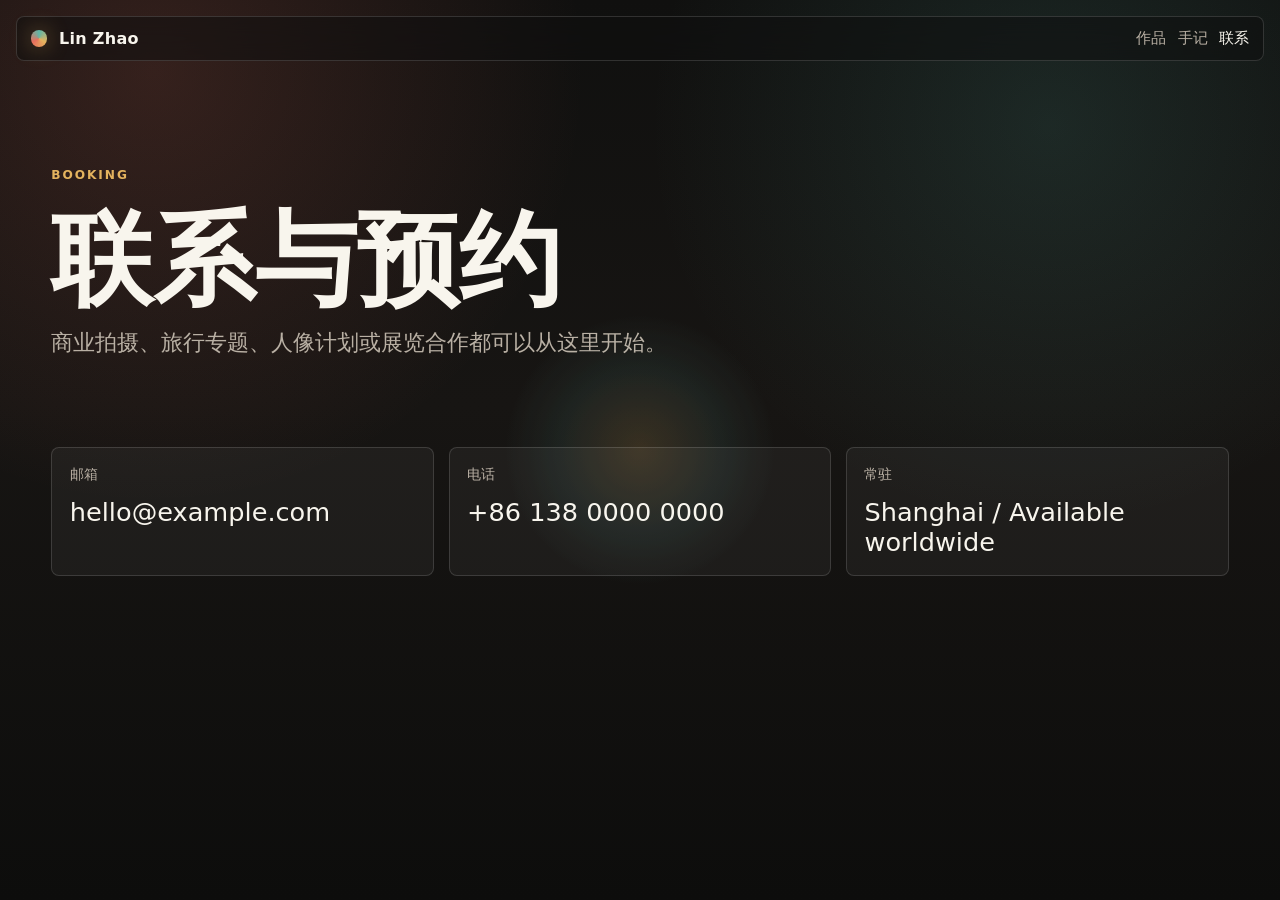
<file: contact.html>
<!doctype html>
<html lang="zh-CN">
<head>
  <meta charset="utf-8">
  <meta name="viewport" content="width=device-width, initial-scale=1">
  <title>联系 / Lin Zhao Photography</title>
  <link rel="stylesheet" href="./styles.css">
</head>
<body data-page="contact">
  <div class="cursor-glow" aria-hidden="true"></div>
  <header class="site-header">
    <a class="brand" href="./index.html" aria-label="返回首页"><span class="brand-mark"></span><span data-profile="name">Lin Zhao</span></a>
    <nav aria-label="主导航">
      <a href="./works.html">作品</a>
      <a href="./journal.html">手记</a>
      <a class="active" href="./contact.html">联系</a>
    </nav>
  </header>
  <main class="page-shell contact-page">
    <section class="page-hero">
      <p class="eyebrow">Booking</p>
      <h1>联系与预约</h1>
      <p>商业拍摄、旅行专题、人像计划或展览合作都可以从这里开始。</p>
    </section>
    <section class="contact-grid">
      <article>
        <span>邮箱</span>
        <a data-contact="email" href="mailto:hello@example.com">hello@example.com</a>
      </article>
      <article>
        <span>电话</span>
        <p data-contact="phone"></p>
      </article>
      <article>
        <span>常驻</span>
        <p data-contact="city"></p>
      </article>
    </section>
  </main>
  <script src="./data/site-data.js"></script>
  <script src="./app.js"></script>
</body>
</html>
</file>
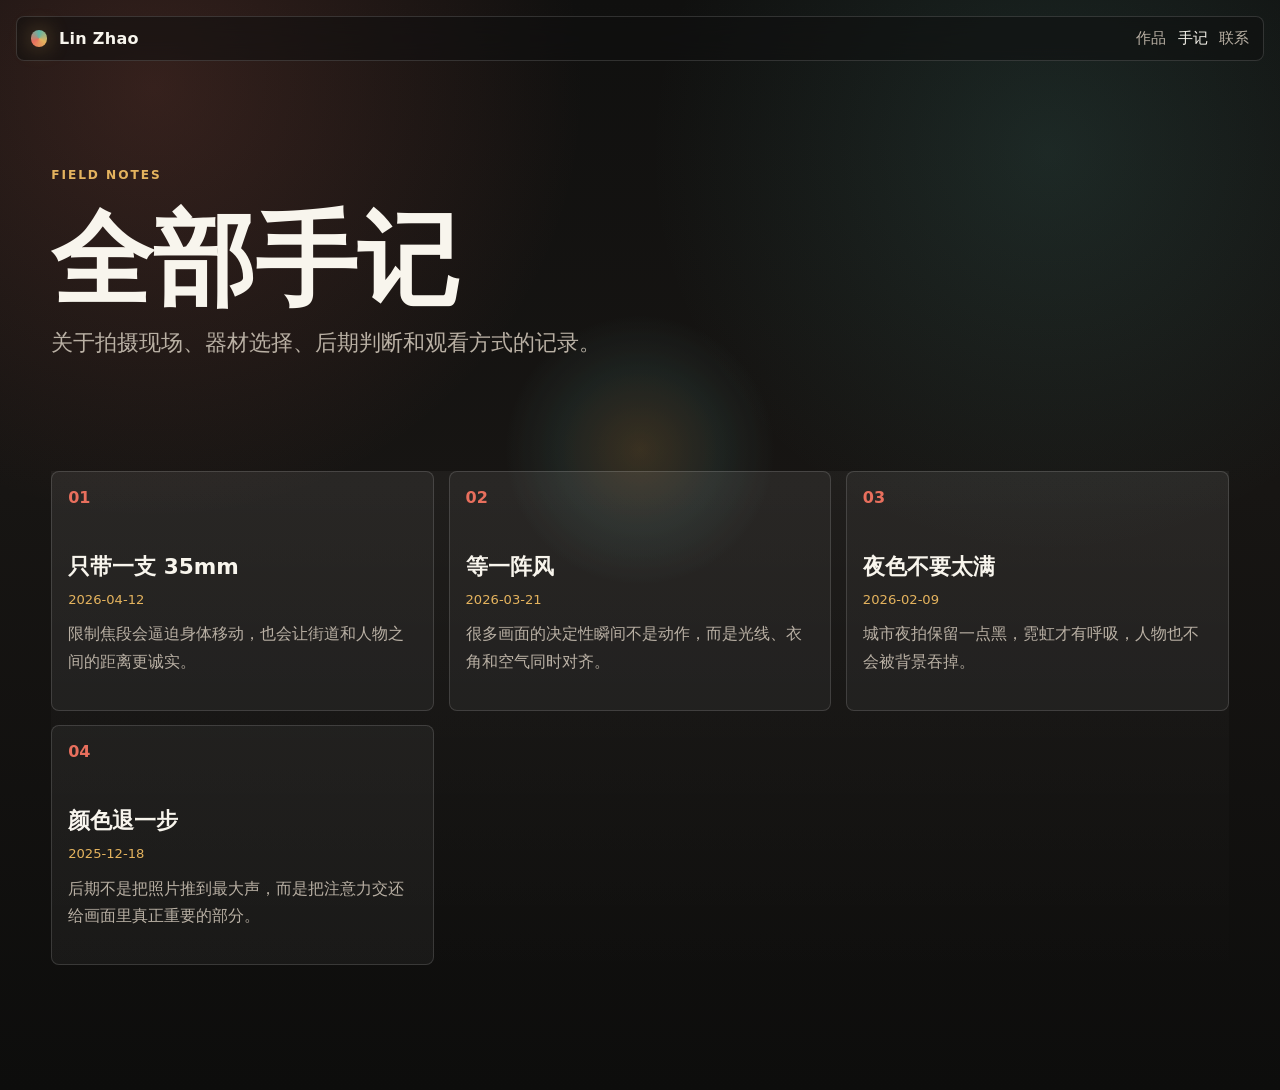
<file: journal.html>
<!doctype html>
<html lang="zh-CN">
<head>
  <meta charset="utf-8">
  <meta name="viewport" content="width=device-width, initial-scale=1">
  <title>拍摄手记 / Lin Zhao Photography</title>
  <link rel="stylesheet" href="./styles.css">
</head>
<body data-page="journal">
  <div class="cursor-glow" aria-hidden="true"></div>
  <header class="site-header">
    <a class="brand" href="./index.html" aria-label="返回首页"><span class="brand-mark"></span><span data-profile="name">Lin Zhao</span></a>
    <nav aria-label="主导航">
      <a href="./works.html">作品</a>
      <a class="active" href="./journal.html">手记</a>
      <a href="./contact.html">联系</a>
    </nav>
  </header>
  <main class="page-shell">
    <section class="page-hero">
      <p class="eyebrow">Field Notes</p>
      <h1>全部手记</h1>
      <p>关于拍摄现场、器材选择、后期判断和观看方式的记录。</p>
    </section>
    <section class="journal compact">
      <div class="note-track archive" data-notes="all"></div>
      <div class="pager" data-pager></div>
    </section>
  </main>
  <script src="./data/site-data.js"></script>
  <script src="./app.js"></script>
</body>
</html>
</file>
<file: styles.css>
:root {
  color-scheme: dark;
  --bg: #10100f;
  --paper: #f1eadc;
  --ink: #f8f5ed;
  --muted: #b9b0a4;
  --gold: #e4b35e;
  --coral: #e86f5d;
  --teal: #5fb6a7;
  --line: rgba(255,255,255,.14);
  --shadow: 0 22px 70px rgba(0,0,0,.42);
  font-family: Inter, ui-sans-serif, system-ui, -apple-system, BlinkMacSystemFont, "Segoe UI", sans-serif;
}

* { box-sizing: border-box; }

html {
  scroll-behavior: smooth;
  background: var(--bg);
}

body {
  margin: 0;
  min-height: 100vh;
  color: var(--ink);
  background:
    radial-gradient(circle at 12% 8%, rgba(232,111,93,.17), transparent 27rem),
    radial-gradient(circle at 82% 14%, rgba(95,182,167,.14), transparent 25rem),
    linear-gradient(180deg, #10100f, #171513 45%, #0d0d0c);
  overflow-x: hidden;
}

body[data-page="home"] {
  background:
    radial-gradient(circle at 12% 12%, rgba(228,179,94,.13), transparent 24rem),
    radial-gradient(circle at 88% 28%, rgba(232,111,93,.1), transparent 22rem),
    linear-gradient(180deg, #080806, #14120f 48%, #090908);
}

a { color: inherit; text-decoration: none; }

img {
  display: block;
  width: 100%;
  height: 100%;
  object-fit: cover;
}

button {
  color: inherit;
  font: inherit;
}

.cursor-glow {
  position: fixed;
  width: 17rem;
  height: 17rem;
  left: 0;
  top: 0;
  pointer-events: none;
  z-index: 40;
  border-radius: 50%;
  background: radial-gradient(circle, rgba(228,179,94,.22), rgba(95,182,167,.11) 42%, transparent 70%);
  mix-blend-mode: screen;
  opacity: .75;
  transform: translate3d(-50%, -50%, 0);
}

.site-header {
  position: fixed;
  inset: 1rem 1rem auto;
  z-index: 30;
  display: flex;
  align-items: center;
  justify-content: space-between;
  gap: 1rem;
  padding: .75rem .85rem;
  border: 1px solid var(--line);
  border-radius: 8px;
  background: rgba(16,16,15,.55);
  backdrop-filter: blur(18px);
}

.brand,
nav {
  display: flex;
  align-items: center;
  gap: .72rem;
}

.brand {
  font-weight: 760;
  letter-spacing: .02em;
}

.brand-mark {
  width: 1.05rem;
  height: 1.05rem;
  border-radius: 50%;
  background: conic-gradient(from 120deg, var(--gold), var(--coral), var(--teal), var(--gold));
  box-shadow: 0 0 22px rgba(228,179,94,.45);
}

nav a {
  color: var(--muted);
  font-size: .92rem;
  transition: color .2s ease;
}

nav a:hover { color: var(--ink); }
nav a.active { color: var(--ink); }

.hero {
  position: relative;
  min-height: 92svh;
  display: grid;
  align-items: end;
  padding: clamp(7rem, 11vw, 11rem) clamp(1rem, 4vw, 4rem) clamp(4.5rem, 7vw, 6rem);
  isolation: isolate;
  overflow: hidden;
}

.film-hero {
  min-height: 100svh;
  display: grid;
  grid-template-columns: minmax(0, 1.05fr) minmax(20rem, .95fr);
  gap: clamp(1rem, 3vw, 2.4rem);
  align-items: end;
  padding: clamp(6rem, 9vw, 8rem) clamp(1rem, 4vw, 4rem) clamp(3rem, 6vw, 5rem);
}

.loop-stage {
  position: relative;
  min-height: clamp(24rem, 72svh, 48rem);
  overflow: hidden;
  border: 1px solid rgba(241,234,220,.2);
  border-radius: 8px;
  background: #050505;
  box-shadow: 0 28px 90px rgba(0,0,0,.58);
}

.loop-stage::before,
.loop-stage::after {
  content: "";
  position: absolute;
  left: 0;
  right: 0;
  z-index: 2;
  height: 2.6rem;
  background:
    linear-gradient(90deg, rgba(0,0,0,.42) 50%, transparent 0) 0 0 / 2.1rem 100%,
    rgba(4,4,3,.8);
}

.loop-stage::before { top: 0; }
.loop-stage::after { bottom: 0; }

.loop-stage img {
  position: absolute;
  inset: 0;
  height: 100%;
  filter: contrast(1.06) saturate(.92) sepia(.1);
  transform: scale(1.05);
  opacity: 0;
  transition: opacity .35s ease;
  animation: driftFrame 3.2s linear infinite;
}

.loop-scan {
  position: absolute;
  inset: 0;
  z-index: 1;
  pointer-events: none;
  background:
    repeating-linear-gradient(180deg, rgba(255,255,255,.07), rgba(255,255,255,.07) 1px, transparent 1px, transparent 6px),
    radial-gradient(circle at 50% 50%, transparent 58%, rgba(0,0,0,.38));
  mix-blend-mode: soft-light;
}

.film-hero-copy {
  align-self: center;
}

.film-hero-copy h1 {
  max-width: 8ch;
  font-size: clamp(4rem, 10vw, 10rem);
  letter-spacing: 0;
}

.film-hero-copy p:not(.eyebrow) {
  max-width: 34rem;
  color: var(--muted);
  font-size: clamp(1rem, 1.35vw, 1.2rem);
  line-height: 1.65;
}

.film-stats {
  position: static;
  grid-column: 1 / -1;
  width: 100%;
  grid-template-columns: repeat(3, minmax(0, 1fr));
}

.film-intro {
  display: grid;
  grid-template-columns: minmax(0, 1fr) minmax(16rem, 28rem);
  gap: clamp(1.5rem, 5vw, 5rem);
  padding: clamp(4rem, 9vw, 8rem) clamp(1rem, 4vw, 4rem);
  border-top: 1px solid var(--line);
}

.film-intro p {
  margin: 0;
  font-size: clamp(1.7rem, 4vw, 4.6rem);
  line-height: 1.04;
}

.film-specs {
  display: grid;
  align-content: start;
  gap: .55rem;
}

.film-specs span {
  padding: .75rem .9rem;
  border: 1px solid var(--line);
  border-radius: 8px;
  color: var(--muted);
  background: rgba(255,255,255,.035);
}

.roll-section {
  padding: clamp(4.5rem, 9vw, 8rem) clamp(1rem, 4vw, 4rem);
  background: #0b0a08;
  border-block: 1px solid var(--line);
}

.roll-selector {
  display: grid;
  grid-template-columns: repeat(5, minmax(0, 1fr));
  gap: .7rem;
}

.roll-card {
  min-height: 9.5rem;
  display: grid;
  align-content: space-between;
  text-align: left;
  padding: .9rem;
  border: 1px solid var(--line);
  border-radius: 8px;
  background:
    linear-gradient(180deg, rgba(241,234,220,.08), rgba(241,234,220,.02)),
    #12100d;
  cursor: pointer;
  transition: transform .2s ease, border-color .2s ease, background .2s ease;
}

.roll-card:hover,
.roll-card.active {
  transform: translateY(-3px);
  border-color: rgba(228,179,94,.62);
  background:
    linear-gradient(180deg, rgba(228,179,94,.18), rgba(241,234,220,.03)),
    #15120d;
}

.roll-card span {
  color: var(--paper);
  font-weight: 800;
  font-size: 1.12rem;
}

.roll-card strong,
.roll-card small {
  display: block;
  color: var(--muted);
  font-size: .82rem;
  line-height: 1.35;
}

.roll-preview {
  display: grid;
  grid-template-columns: minmax(18rem, .8fr) minmax(0, 1.2fr);
  gap: 1rem;
  margin-top: 1rem;
  align-items: stretch;
}

.roll-copy {
  padding: 1.2rem;
  border: 1px solid var(--line);
  border-radius: 8px;
  background: rgba(255,255,255,.04);
}

.roll-copy h3 {
  margin-bottom: .8rem;
  font-size: clamp(2rem, 4vw, 4.5rem);
  line-height: .95;
}

.roll-copy p {
  color: var(--muted);
  line-height: 1.7;
}

.roll-frames {
  display: grid;
  grid-template-columns: repeat(3, minmax(0, 1fr));
  gap: .7rem;
}

.roll-frames .photo-card {
  min-height: 23rem;
}

.roll-frames .photo-button {
  min-height: 23rem;
}

@keyframes driftFrame {
  0% { transform: scale(1.07) translate3d(-1.4%, -1%, 0); }
  50% { transform: scale(1.12) translate3d(1.2%, .8%, 0); }
  100% { transform: scale(1.07) translate3d(-1.4%, -1%, 0); }
}

.hero::after {
  content: "";
  position: absolute;
  inset: 0;
  z-index: -1;
  background: linear-gradient(90deg, rgba(0,0,0,.68), rgba(0,0,0,.18) 52%, rgba(0,0,0,.48)),
              linear-gradient(0deg, #10100f 0%, transparent 34%);
}

.hero > img {
  position: absolute;
  inset: -5% 0 0;
  z-index: -2;
  height: 110%;
  transform: translateY(calc(var(--shift, 0) * .08px)) scale(1.03);
  filter: saturate(.92) contrast(1.04);
}

.hero-copy {
  width: min(720px, 100%);
}

.eyebrow {
  margin: 0 0 .9rem;
  color: var(--gold);
  font-size: .76rem;
  font-weight: 800;
  letter-spacing: .16em;
  text-transform: uppercase;
}

h1,
h2,
h3,
p {
  margin-top: 0;
}

h1 {
  margin-bottom: 1.35rem;
  font-size: clamp(3.2rem, 8.6vw, 8.4rem);
  line-height: .94;
  max-width: 9ch;
}

h2 {
  margin-bottom: 0;
  font-size: clamp(2rem, 4vw, 4.2rem);
  line-height: 1;
}

.hero-actions {
  display: flex;
  flex-wrap: wrap;
  gap: .85rem;
}

.btn,
.contact-link,
.text-link {
  display: inline-flex;
  align-items: center;
  justify-content: center;
  min-height: 2.8rem;
  padding: 0 1.05rem;
  border-radius: 8px;
  border: 1px solid var(--line);
  transition: transform .25s ease, background .25s ease, border-color .25s ease;
}

.btn:hover,
.contact-link:hover {
  transform: translateY(-2px);
  border-color: rgba(255,255,255,.36);
}

.primary {
  background: var(--paper);
  color: #191612;
}

.ghost {
  background: rgba(255,255,255,.08);
}

.hero-strip {
  position: absolute;
  right: clamp(1rem, 4vw, 4rem);
  bottom: clamp(1rem, 3vw, 2rem);
  display: grid;
  grid-template-columns: repeat(3, minmax(5rem, 1fr));
  gap: .7rem;
  width: min(440px, calc(100% - 2rem));
}

.hero-strip span {
  padding: .85rem;
  border: 1px solid var(--line);
  border-radius: 8px;
  background: rgba(12,12,11,.44);
  backdrop-filter: blur(16px);
  color: var(--muted);
  font-size: .76rem;
}

.hero-strip strong {
  display: block;
  color: var(--ink);
  font-size: 1.35rem;
}

.intro,
.work,
.journal,
footer {
  padding: clamp(4.5rem, 9vw, 8rem) clamp(1rem, 4vw, 4rem);
}

.intro {
  display: grid;
  grid-template-columns: minmax(0, 760px) 1fr;
  gap: 2rem;
  align-items: center;
}

.intro p {
  margin-bottom: 0;
  color: var(--paper);
  font-size: clamp(1.45rem, 3vw, 3rem);
  line-height: 1.18;
}

.signal-line {
  height: 1px;
  background: linear-gradient(90deg, transparent, var(--teal), var(--coral), transparent);
  animation: pulseLine 3s ease-in-out infinite;
}

.section-head {
  display: flex;
  justify-content: space-between;
  align-items: end;
  gap: 1rem;
  margin-bottom: 1.4rem;
}

.filters {
  display: flex;
  flex-wrap: wrap;
  gap: .55rem;
  margin-bottom: 1.2rem;
}

.filter {
  border: 1px solid var(--line);
  border-radius: 8px;
  background: rgba(255,255,255,.06);
  padding: .68rem .9rem;
  cursor: pointer;
  transition: transform .2s ease, background .2s ease;
}

.filter:hover { transform: translateY(-2px); }
.filter.active { background: var(--teal); color: #071210; }

.gallery {
  display: grid;
  grid-template-columns: repeat(auto-fit, minmax(min(16rem, 100%), 1fr));
  grid-auto-rows: clamp(13rem, 22vw, 18rem);
  gap: .9rem;
  grid-auto-flow: dense;
}

.gallery.archive {
  grid-template-columns: repeat(auto-fit, minmax(min(18rem, 100%), 1fr));
  grid-auto-rows: clamp(14rem, 24vw, 20rem);
}

.photo-card {
  min-width: 0;
  transform-style: preserve-3d;
  transition: opacity .35s ease, transform .35s ease;
}

.photo-card.hidden {
  display: none;
  opacity: 0;
  pointer-events: none;
}

.photo-card.wide { grid-column: span 2; }
.photo-card.tall { grid-row: span 2; }

.photo-button {
  position: relative;
  width: 100%;
  height: 100%;
  overflow: hidden;
  border: 0;
  border-radius: 8px;
  background: #1f1c18;
  cursor: zoom-in;
  box-shadow: var(--shadow);
  transform: perspective(900px) rotateX(var(--rx, 0deg)) rotateY(var(--ry, 0deg));
  transition: transform .18s ease, filter .25s ease;
}

.photo-button::after {
  content: "";
  position: absolute;
  inset: 0;
  background: linear-gradient(180deg, transparent 45%, rgba(0,0,0,.76));
  opacity: .82;
}

.photo-button:hover img {
  transform: scale(1.08);
  filter: saturate(1.1);
}

.photo-button img {
  transition: transform .7s cubic-bezier(.2,.7,.1,1), filter .35s ease;
}

.photo-meta {
  position: absolute;
  left: .9rem;
  right: .9rem;
  bottom: .9rem;
  z-index: 1;
  display: flex;
  align-items: end;
  justify-content: space-between;
  gap: .7rem;
  text-align: left;
}

.photo-meta b {
  font-size: 1.15rem;
}

.photo-meta small {
  color: var(--muted);
}

.journal {
  background: linear-gradient(180deg, rgba(255,255,255,.04), transparent);
}

.note-track {
  display: grid;
  grid-template-columns: repeat(3, minmax(0, 1fr));
  gap: .9rem;
  margin-top: 1.5rem;
}

.note-track article {
  min-height: 15rem;
  padding: 1rem;
  border: 1px solid var(--line);
  border-radius: 8px;
  background: rgba(255,255,255,.045);
  transition: transform .25s ease, background .25s ease;
}

.note-track article:hover {
  transform: translateY(-6px);
  background: rgba(255,255,255,.08);
}

.note-track span {
  color: var(--coral);
  font-weight: 800;
}

.note-track h3 {
  margin: 2.8rem 0 .7rem;
  font-size: 1.35rem;
}

.note-track p {
  margin-bottom: 0;
  color: var(--muted);
  line-height: 1.7;
}

.note-track time {
  display: block;
  margin-bottom: .85rem;
  color: var(--gold);
  font-size: .82rem;
}

footer {
  display: flex;
  align-items: end;
  justify-content: space-between;
  gap: 1rem;
  border-top: 1px solid var(--line);
}

footer h2 {
  max-width: 9ch;
}

.page-shell {
  padding: clamp(7rem, 11vw, 10rem) clamp(1rem, 4vw, 4rem) clamp(4rem, 8vw, 7rem);
}

.page-hero {
  display: grid;
  gap: 1rem;
  min-height: 34svh;
  align-content: end;
  padding-bottom: clamp(2rem, 5vw, 4rem);
}

.page-hero h1 {
  margin: 0;
  max-width: none;
  font-size: clamp(3rem, 8vw, 7.6rem);
}

.page-hero p:not(.eyebrow) {
  max-width: 680px;
  color: var(--muted);
  font-size: clamp(1.05rem, 2vw, 1.35rem);
  line-height: 1.7;
}

.compact {
  padding: 0;
}

.pager {
  display: flex;
  justify-content: center;
  gap: .55rem;
  margin-top: 1.4rem;
}

.page-btn {
  width: 2.55rem;
  height: 2.55rem;
  border: 1px solid var(--line);
  border-radius: 8px;
  background: rgba(255,255,255,.06);
  cursor: pointer;
}

.page-btn.active {
  background: var(--paper);
  color: #191612;
}

.contact-grid {
  display: grid;
  grid-template-columns: repeat(3, minmax(0, 1fr));
  gap: .9rem;
}

.contact-grid article,
.admin-card {
  padding: 1.1rem;
  border: 1px solid var(--line);
  border-radius: 8px;
  background: rgba(255,255,255,.045);
}

.contact-grid span,
.admin-card label {
  display: block;
  color: var(--muted);
  font-size: .88rem;
}

.contact-grid a,
.contact-grid p {
  display: block;
  margin: .8rem 0 0;
  color: var(--ink);
  font-size: clamp(1.15rem, 2vw, 1.65rem);
  overflow-wrap: anywhere;
}

.admin-grid {
  display: grid;
  grid-template-columns: repeat(2, minmax(0, 1fr));
  gap: .9rem;
}

.admin-card {
  display: grid;
  gap: .85rem;
}

.admin-card h2 {
  font-size: 1.35rem;
  line-height: 1.2;
}

.admin-card input,
.admin-card select,
.admin-card textarea {
  width: 100%;
  margin-top: .38rem;
  border: 1px solid var(--line);
  border-radius: 8px;
  background: rgba(0,0,0,.26);
  color: var(--ink);
  padding: .75rem .8rem;
  font: inherit;
}

.admin-card textarea {
  resize: vertical;
}

.check-row {
  display: flex !important;
  align-items: center;
  gap: .55rem;
}

.check-row input {
  width: auto;
  margin: 0;
}

.admin-log {
  white-space: pre-wrap;
  margin: 1rem 0 0;
  padding: 1rem;
  border: 1px solid var(--line);
  border-radius: 8px;
  background: rgba(0,0,0,.28);
  color: var(--muted);
  overflow: auto;
}

.manager-card {
  margin-top: .9rem;
}

.manager-head {
  display: flex;
  align-items: end;
  justify-content: space-between;
  gap: 1rem;
}

.work-manager {
  display: grid;
  gap: .7rem;
}

.work-row {
  display: grid;
  grid-template-columns: 5.5rem minmax(0, 1fr) auto;
  align-items: center;
  gap: .8rem;
  padding: .65rem;
  border: 1px solid var(--line);
  border-radius: 8px;
  background: rgba(0,0,0,.18);
}

.work-row img {
  width: 5.5rem;
  height: 4rem;
  border-radius: 6px;
}

.work-row strong,
.work-row span {
  display: block;
}

.work-row span {
  margin-top: .25rem;
  color: var(--muted);
  font-size: .86rem;
}

.danger-btn {
  border: 1px solid rgba(232,111,93,.5);
  border-radius: 8px;
  background: rgba(232,111,93,.12);
  color: #ffd8d2;
  padding: .62rem .85rem;
  cursor: pointer;
}

.lightbox {
  width: min(980px, calc(100% - 2rem));
  padding: 0;
  border: 1px solid var(--line);
  border-radius: 8px;
  background: #0b0b0a;
  color: var(--ink);
  box-shadow: 0 30px 100px rgba(0,0,0,.75);
}

.lightbox::backdrop {
  background: rgba(0,0,0,.72);
  backdrop-filter: blur(10px);
}

.lightbox img {
  max-height: 72svh;
  object-fit: contain;
  background: #050505;
}

.lightbox-caption {
  display: flex;
  justify-content: space-between;
  gap: 1rem;
  padding: .9rem 1rem 1rem;
  color: var(--muted);
}

.lightbox-caption strong {
  color: var(--ink);
}

.close {
  position: absolute;
  right: .7rem;
  top: .7rem;
  width: 2.4rem;
  height: 2.4rem;
  border: 1px solid var(--line);
  border-radius: 50%;
  background: rgba(0,0,0,.6);
  cursor: pointer;
  z-index: 2;
}

@keyframes pulseLine {
  0%, 100% { transform: scaleX(.55); opacity: .55; }
  50% { transform: scaleX(1); opacity: 1; }
}

@media (max-width: 860px) {
  .site-header {
    inset: .65rem .65rem auto;
  }

  .hero {
    min-height: 88svh;
    padding-inline: 1rem;
  }

  .hero-strip {
    position: static;
    margin-top: 2rem;
    grid-template-columns: repeat(3, 1fr);
  }

  .intro {
    grid-template-columns: 1fr;
  }

  .film-hero,
  .film-intro,
  .roll-preview {
    grid-template-columns: 1fr;
  }

  .loop-stage {
    min-height: 58svh;
  }

  .roll-selector {
    grid-template-columns: repeat(2, minmax(0, 1fr));
  }

  .roll-frames {
    grid-template-columns: 1fr;
  }

  .section-head,
  footer {
    align-items: start;
    flex-direction: column;
  }

  .gallery {
    grid-template-columns: repeat(2, minmax(0, 1fr));
    grid-auto-rows: 13rem;
  }

  .note-track,
  .contact-grid,
  .admin-grid {
    grid-template-columns: 1fr;
  }

  .work-row {
    grid-template-columns: 4.5rem minmax(0, 1fr);
  }

  .work-row img {
    width: 4.5rem;
  }

  .danger-btn {
    grid-column: 1 / -1;
  }
}

@media (max-width: 560px) {
  .cursor-glow { display: none; }

  .site-header {
    gap: .65rem;
    padding: .65rem;
  }

  nav { gap: .55rem; }

  nav a { font-size: .84rem; }

  h1 { font-size: clamp(2.9rem, 15vw, 4.6rem); }

  .hero-strip {
    grid-template-columns: 1fr;
  }

  .film-stats {
    grid-template-columns: 1fr;
  }

  .roll-selector {
    grid-template-columns: 1fr;
  }

  .gallery {
    grid-template-columns: 1fr;
    grid-auto-rows: 18rem;
  }

  .photo-card.wide,
  .photo-card.tall {
    grid-column: auto;
    grid-row: auto;
  }
}

@media (prefers-reduced-motion: reduce) {
  *,
  *::before,
  *::after {
    animation-duration: .01ms !important;
    animation-iteration-count: 1 !important;
    scroll-behavior: auto !important;
    transition-duration: .01ms !important;
  }
}
</file>
